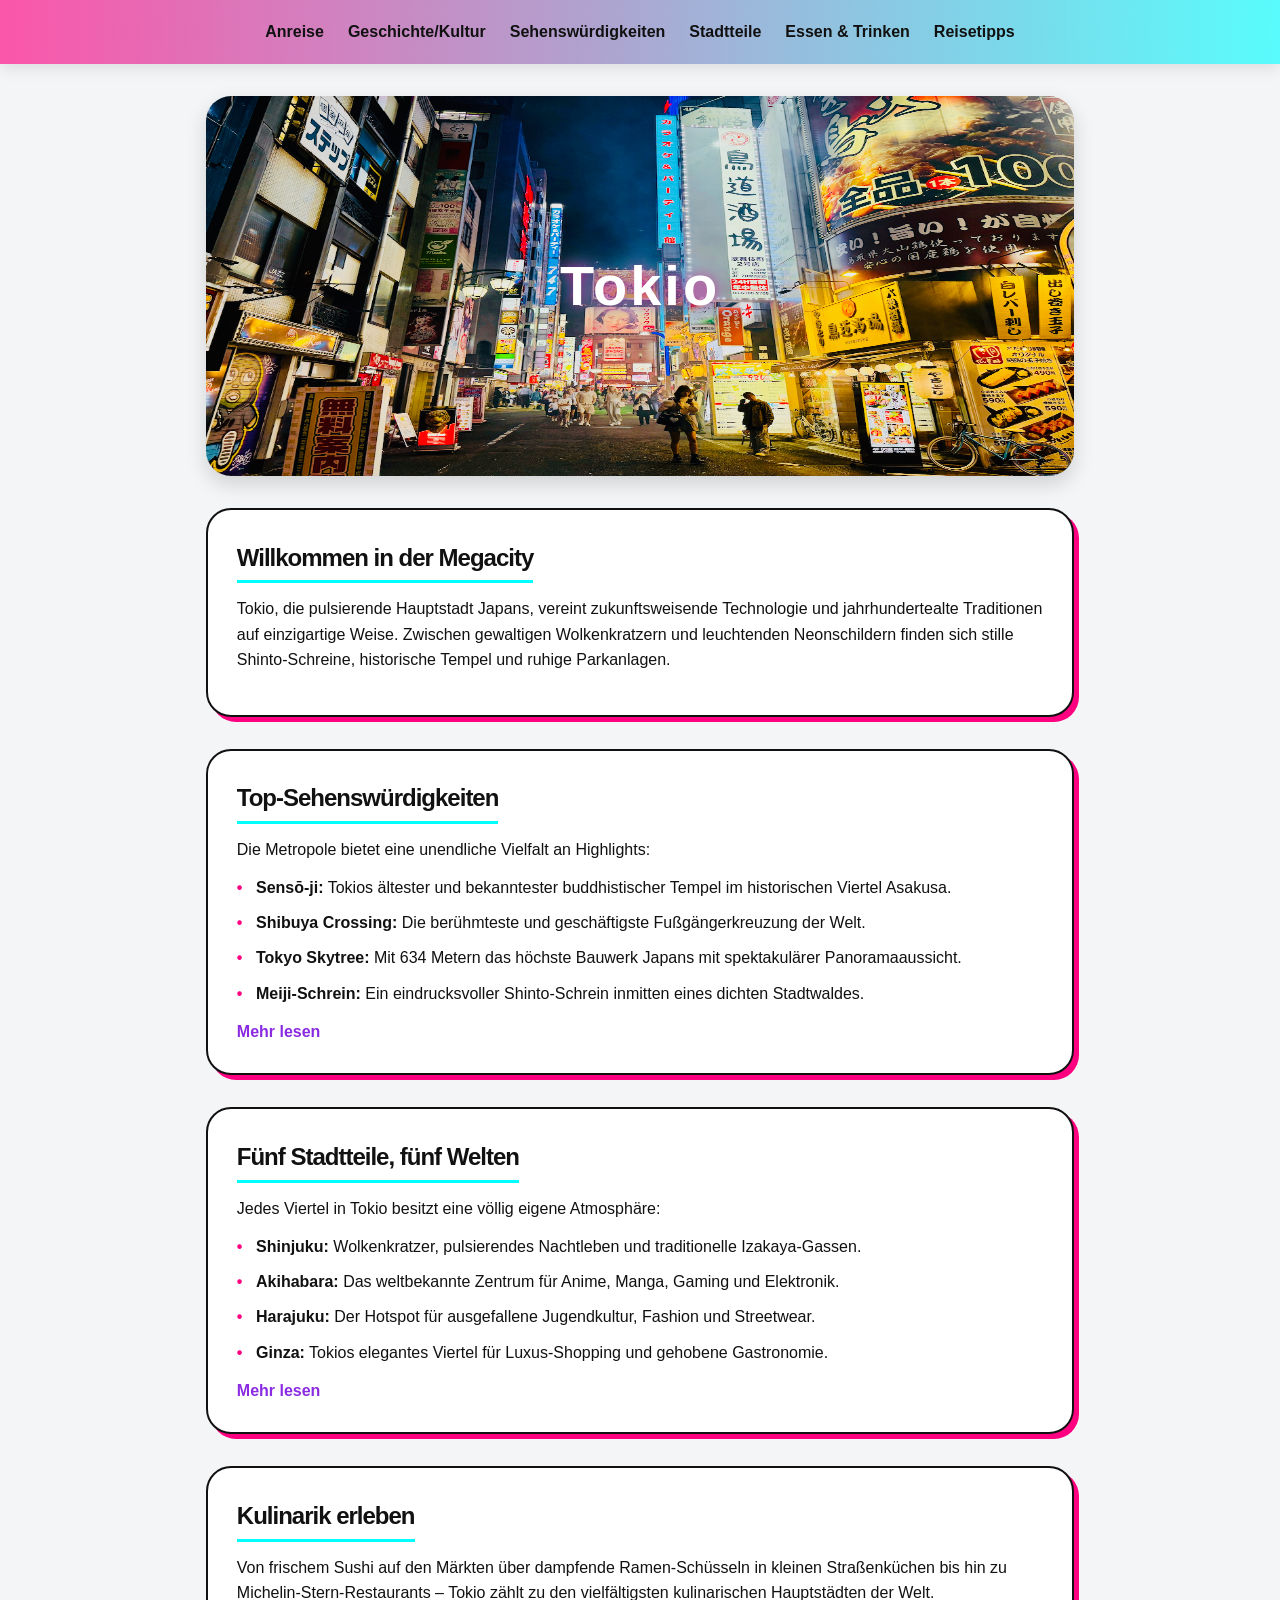
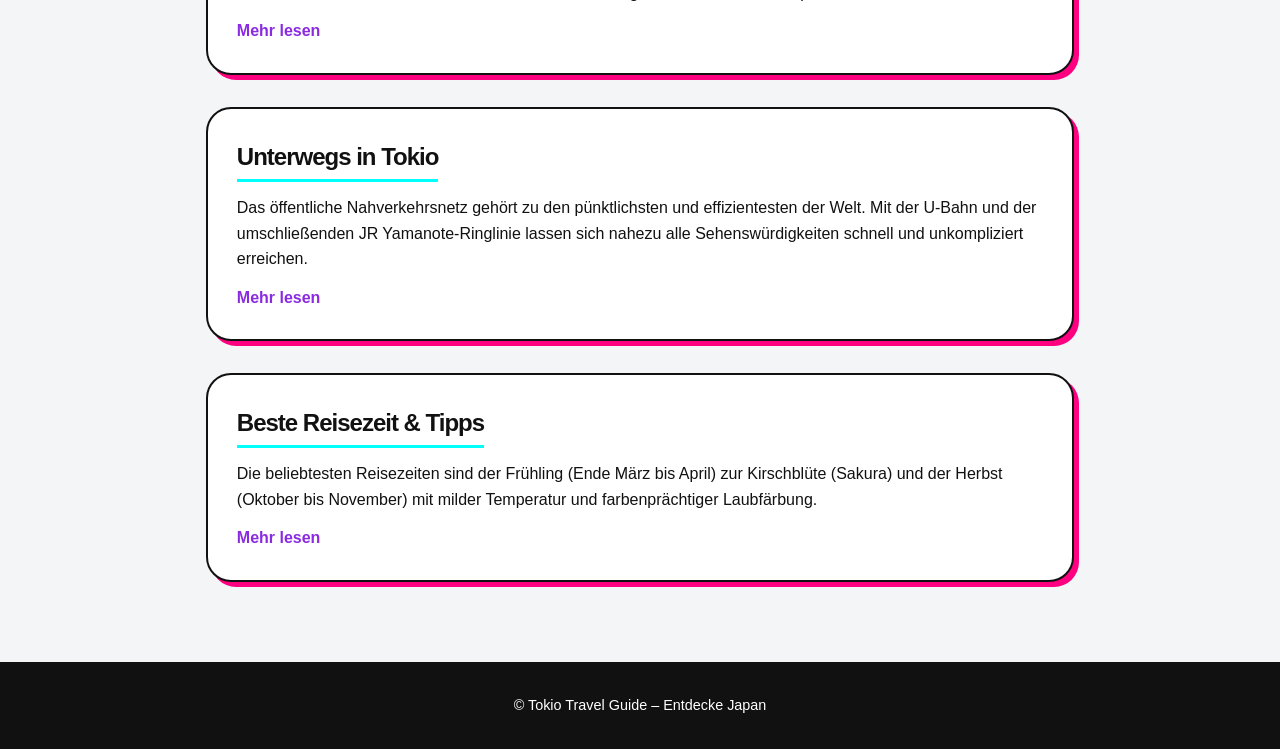
<file: index.html>
<!DOCTYPE html>
<html lang="de">
<head>
    <meta charset="UTF-8">
    <meta name="viewport" content="width=device-width, initial-scale=1.0">
    <link rel="stylesheet" href="./css/common.css">
    <link rel="stylesheet" href="./css/index.css">
    <title>Tokio Willkommen in der Megacity</title>
</head>
<body>
    <header>
        <nav class="navlist">
            <a href="#anreise" class="linkHeadernav">Anreise</a>
            <a href="#geschichte" class="linkHeadernav">Geschichte/Kultur</a>
            <a href="#sehenswuerdigkeiten" class="linkHeadernav">Sehenswürdigkeiten</a>
            <a href="#stadtteile" class="linkHeadernav">Stadtteile</a>
            <a href="#kulinarik" class="linkHeadernav">Essen & Trinken</a>
            <a href="#tipps" class="linkHeadernav">Reisetipps</a>
        </nav>
    </header>

    <main>
        <section id="secHeaderOneAndPicture">
            <h1 id="headerOneID">Tokio</h1>
            <img src="./images/Tokio-Shinjuku-bei-Nacht.jpeg" alt="Neonbeleuchtete Straßen im Stadtteil Shinjuku bei Nacht" id="tokioHeaderImage">
        </section>

        <section class="contentSec" id="geschichte">
            <h2>Willkommen in der Megacity</h2>
            <p>Tokio, die pulsierende Hauptstadt Japans, 
                vereint zukunftsweisende Technologie und jahrhundertealte Traditionen auf einzigartige Weise.
                 Zwischen gewaltigen Wolkenkratzern und leuchtenden Neonschildern finden sich stille Shinto-Schreine,
                  historische Tempel und ruhige Parkanlagen.</p>
        </section>

        <section class="contentSec" id="sehenswuerdigkeiten">
            <h2>Top-Sehenswürdigkeiten</h2>
            <p>Die Metropole bietet eine unendliche Vielfalt an Highlights:</p>
            <ul>
                <li><strong>Sensō-ji:</strong> Tokios ältester und bekanntester buddhistischer Tempel im historischen Viertel Asakusa.</li>
                <li><strong>Shibuya Crossing:</strong> Die berühmteste und geschäftigste Fußgängerkreuzung der Welt.</li>
                <li><strong>Tokyo Skytree:</strong> Mit 634 Metern das höchste Bauwerk Japans mit spektakulärer Panoramaaussicht.</li>
                <li><strong>Meiji-Schrein:</strong> Ein eindrucksvoller Shinto-Schrein inmitten eines dichten Stadtwaldes.</li>
            </ul>
            <a href="./html/sehenswuerdigkeiten.html" class="mehrlesenLink">Mehr lesen</a>

        </section>

        <section class="contentSec" id="stadtteile">
            <h2>Fünf Stadtteile, fünf Welten</h2>
            <p>Jedes Viertel in Tokio besitzt eine völlig eigene Atmosphäre:</p>
            <ul>
                <li><strong>Shinjuku:</strong> Wolkenkratzer, pulsierendes Nachtleben und traditionelle Izakaya-Gassen.</li>
                <li><strong>Akihabara:</strong> Das weltbekannte Zentrum für Anime, Manga, Gaming und Elektronik.</li>
                <li><strong>Harajuku:</strong> Der Hotspot für ausgefallene Jugendkultur, Fashion und Streetwear.</li>
                <li><strong>Ginza:</strong> Tokios elegantes Viertel für Luxus-Shopping und gehobene Gastronomie.</li>
            </ul>
            <a href="./html/stadtteile.html" class="mehrlesenLink">Mehr lesen</a>
        </section>

        <section class="contentSec" id="kulinarik">
            <h2>Kulinarik erleben</h2>
            <p>Von frischem Sushi auf den Märkten über dampfende Ramen-Schüsseln in kleinen Straßenküchen bis hin zu Michelin-Stern-Restaurants – Tokio zählt zu den vielfältigsten kulinarischen Hauptstädten der Welt.</p>
            <a href="./html/kulinarik.html" class="mehrlesenLink">Mehr lesen</a>

        </section>

        <section class="contentSec" id="anreise">
            <h2>Unterwegs in Tokio</h2>
            <p>Das öffentliche Nahverkehrsnetz gehört zu den pünktlichsten und effizientesten der Welt. Mit der U-Bahn und der umschließenden JR Yamanote-Ringlinie lassen sich nahezu alle Sehenswürdigkeiten schnell und unkompliziert erreichen.</p>
            <a href="./html/anreise.html" class="mehrlesenLink">Mehr lesen</a>
        </section>

        <section class="contentSec" id="tipps">
            <h2>Beste Reisezeit & Tipps</h2>
            <p>Die beliebtesten Reisezeiten sind der Frühling (Ende März bis April) zur Kirschblüte (Sakura) und der Herbst (Oktober bis November) mit milder Temperatur und farbenprächtiger Laubfärbung.</p>
            <a href="./html/tipps.html" class="mehrlesenLink">Mehr lesen</a>
        </section>
    </main>

    <footer>
        <p>&copy; Tokio Travel Guide – Entdecke Japan</p>
    </footer>
</body>
</html>
</file>
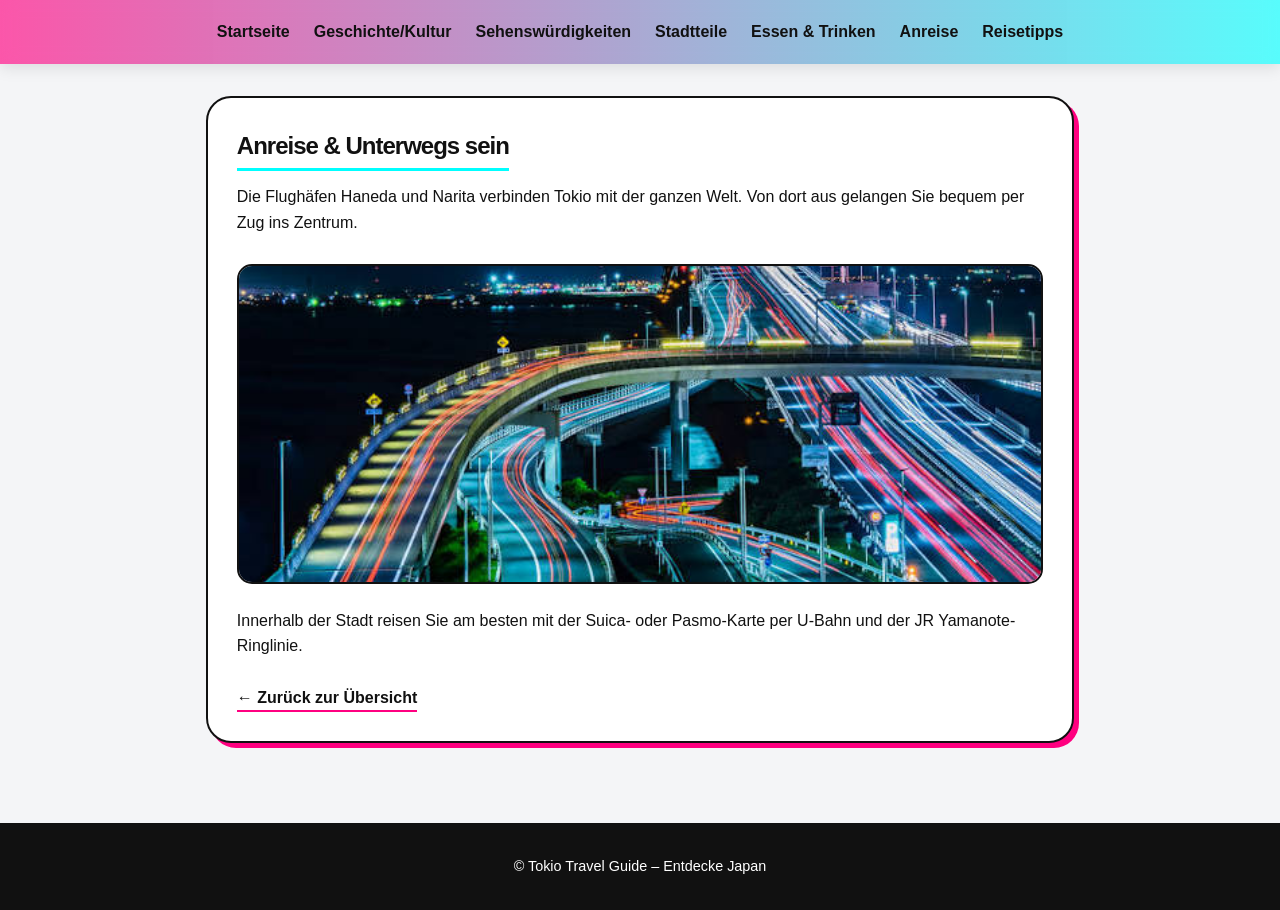
<file: html/anreise.html>
<!DOCTYPE html>
<html lang="de">
<head>
    <meta charset="UTF-8">
    <meta name="viewport" content="width=device-width, initial-scale=1.0">
    <link rel="stylesheet" href="../css/common.css">
    <title>Anreise & Nahverkehr – Tokio</title>
</head>
<body>
    <header>
        <nav class="navlist">
            <a href="../index.html" class="linkHeadernav">Startseite</a>
            <a href="./geschichte.html" class="linkHeadernav">Geschichte/Kultur</a>
            <a href="./sehenswuerdigkeiten.html" class="linkHeadernav">Sehenswürdigkeiten</a>
            <a href="./stadtteile.html" class="linkHeadernav">Stadtteile</a>
            <a href="./kulinarik.html" class="linkHeadernav">Essen & Trinken</a>
            <a href="./anreise.html" class="linkHeadernav">Anreise</a>
            <a href="./tipps.html" class="linkHeadernav">Reisetipps</a>
        </nav>
    </header>

    <main>
        <section class="contentSec">
            <h2>Anreise & Unterwegs sein</h2>
            <p>Die Flughäfen Haneda und Narita verbinden Tokio mit der ganzen Welt. Von dort aus gelangen Sie bequem per Zug ins Zentrum.</p>

            <img src="../images/verkehr.jpg" alt="Anreise und Nahverkehr" class="subpageImg">

            <p>Innerhalb der Stadt reisen Sie am besten mit der Suica- oder Pasmo-Karte per U-Bahn und der JR Yamanote-Ringlinie.</p>

            <a href="../index.html" class="backLink">&larr; Zurück zur Übersicht</a>
        </section>
    </main>

    <footer>
        <p>&copy; Tokio Travel Guide – Entdecke Japan</p>
    </footer>
</body>
</html>
</file>
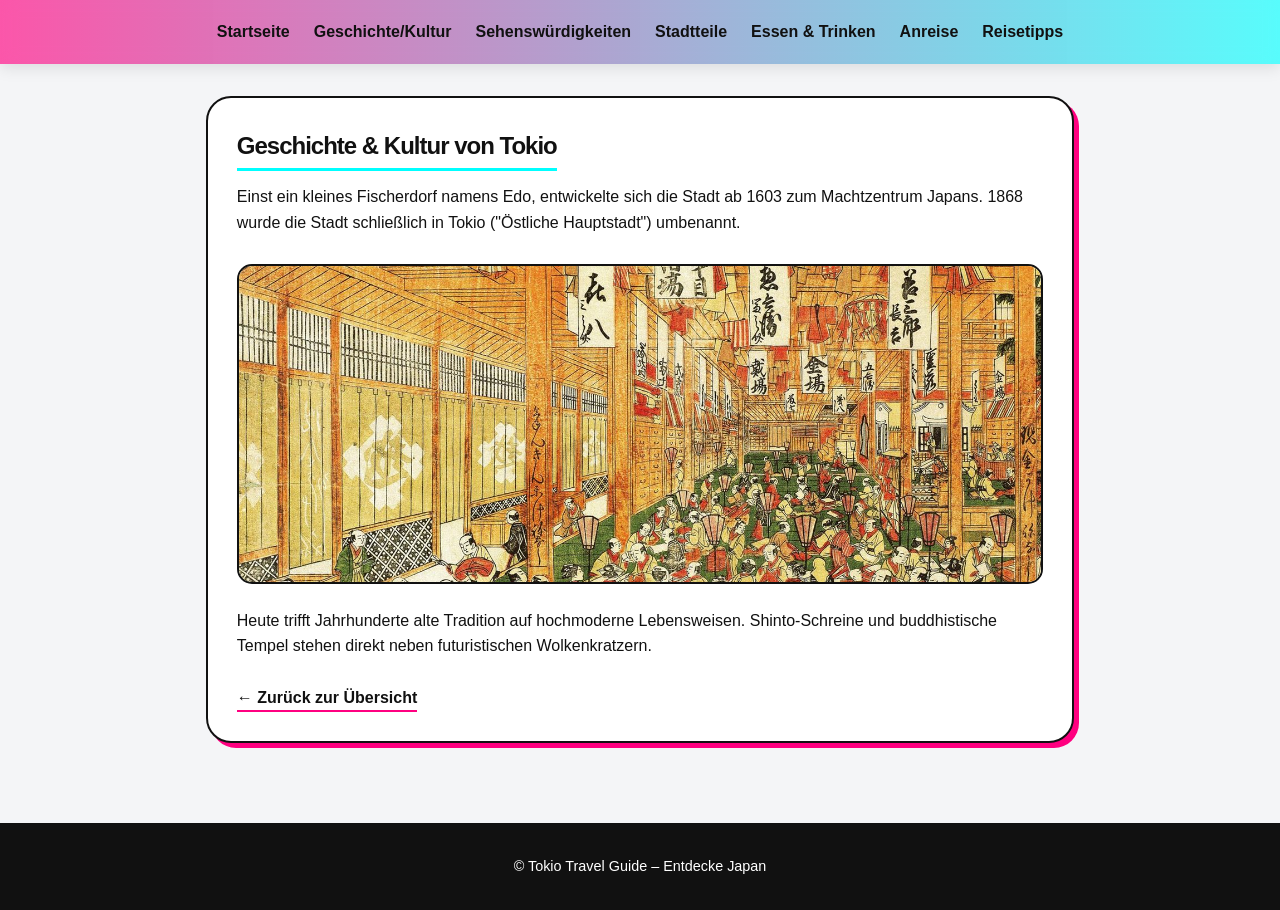
<file: html/geschichte.html>
<!DOCTYPE html>
<html lang="de">
<head>
    <meta charset="UTF-8">
    <meta name="viewport" content="width=device-width, initial-scale=1.0">
    <link rel="stylesheet" href="../css/common.css">
    <title>Geschichte & Kultur – Tokio</title>
</head>
<body>
    <header>
        <nav class="navlist">
            <a href="../index.html" class="linkHeadernav">Startseite</a>
            <a href="./geschichte.html" class="linkHeadernav">Geschichte/Kultur</a>
            <a href="./sehenswuerdigkeiten.html" class="linkHeadernav">Sehenswürdigkeiten</a>
            <a href="./stadtteile.html" class="linkHeadernav">Stadtteile</a>
            <a href="./kulinarik.html" class="linkHeadernav">Essen & Trinken</a>
            <a href="./anreise.html" class="linkHeadernav">Anreise</a>
            <a href="./tipps.html" class="linkHeadernav">Reisetipps</a>
        </nav>
    </header>

    <main>
        <section class="contentSec">
            <h2>Geschichte & Kultur von Tokio</h2>
            <p>Einst ein kleines Fischerdorf namens Edo, entwickelte sich die Stadt ab 1603 zum Machtzentrum Japans. 1868 wurde die Stadt schließlich in Tokio ("Östliche Hauptstadt") umbenannt.</p>

            <img src="../images/geschichte.jpg" alt="Geschichte von Tokio" class="subpageImg">

            <p>Heute trifft Jahrhunderte alte Tradition auf hochmoderne Lebensweisen. Shinto-Schreine und buddhistische Tempel stehen direkt neben futuristischen Wolkenkratzern.</p>

            <a href="../index.html" class="backLink">&larr; Zurück zur Übersicht</a>
        </section>
    </main>

    <footer>
        <p>&copy; Tokio Travel Guide – Entdecke Japan</p>
    </footer>
</body>
</html>
</file>
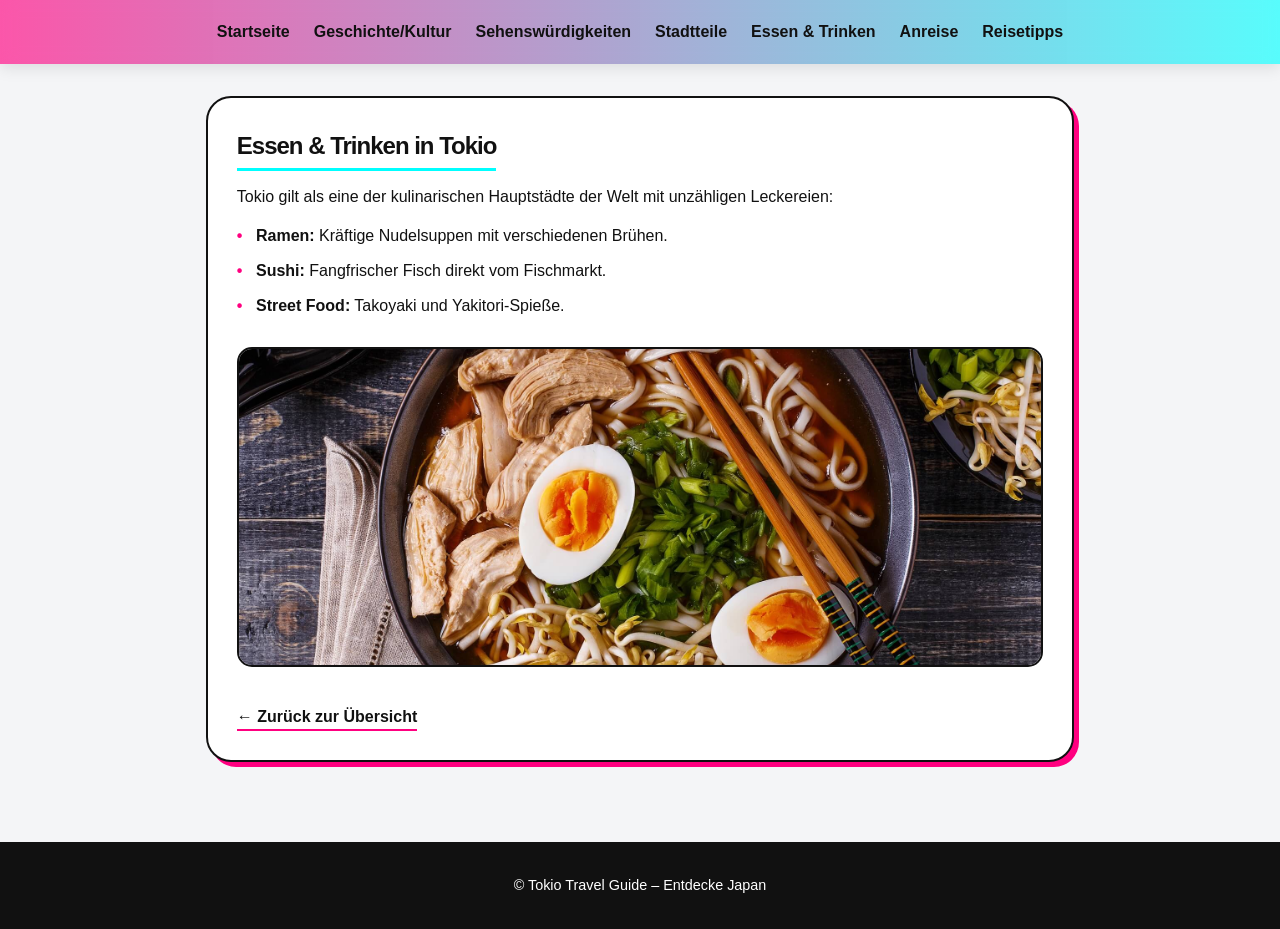
<file: html/kulinarik.html>
<!DOCTYPE html>
<html lang="de">
<head>
    <meta charset="UTF-8">
    <meta name="viewport" content="width=device-width, initial-scale=1.0">
    <link rel="stylesheet" href="../css/common.css">
    <title>Essen & Trinken – Tokio</title>
</head>
<body>
    <header>
        <nav class="navlist">
            <a href="../index.html" class="linkHeadernav">Startseite</a>
            <a href="./geschichte.html" class="linkHeadernav">Geschichte/Kultur</a>
            <a href="./sehenswuerdigkeiten.html" class="linkHeadernav">Sehenswürdigkeiten</a>
            <a href="./stadtteile.html" class="linkHeadernav">Stadtteile</a>
            <a href="./kulinarik.html" class="linkHeadernav">Essen & Trinken</a>
            <a href="./anreise.html" class="linkHeadernav">Anreise</a>
            <a href="./tipps.html" class="linkHeadernav">Reisetipps</a>
        </nav>
    </header>

    <main>
        <section class="contentSec">
            <h2>Essen & Trinken in Tokio</h2>
            <p>Tokio gilt als eine der kulinarischen Hauptstädte der Welt mit unzähligen Leckereien:</p>

            <ul>
                <li><strong>Ramen:</strong> Kräftige Nudelsuppen mit verschiedenen Brühen.</li>
                <li><strong>Sushi:</strong> Fangfrischer Fisch direkt vom Fischmarkt.</li>
                <li><strong>Street Food:</strong> Takoyaki und Yakitori-Spieße.</li>
            </ul>

            <img src="../images/Japanisches-Ramen-iStock-511792878.jpg" alt="Essen in Tokio" class="subpageImg">

            <a href="../index.html" class="backLink">&larr; Zurück zur Übersicht</a>
        </section>
    </main>

    <footer>
        <p>&copy; Tokio Travel Guide – Entdecke Japan</p>
    </footer>
</body>
</html>
</file>
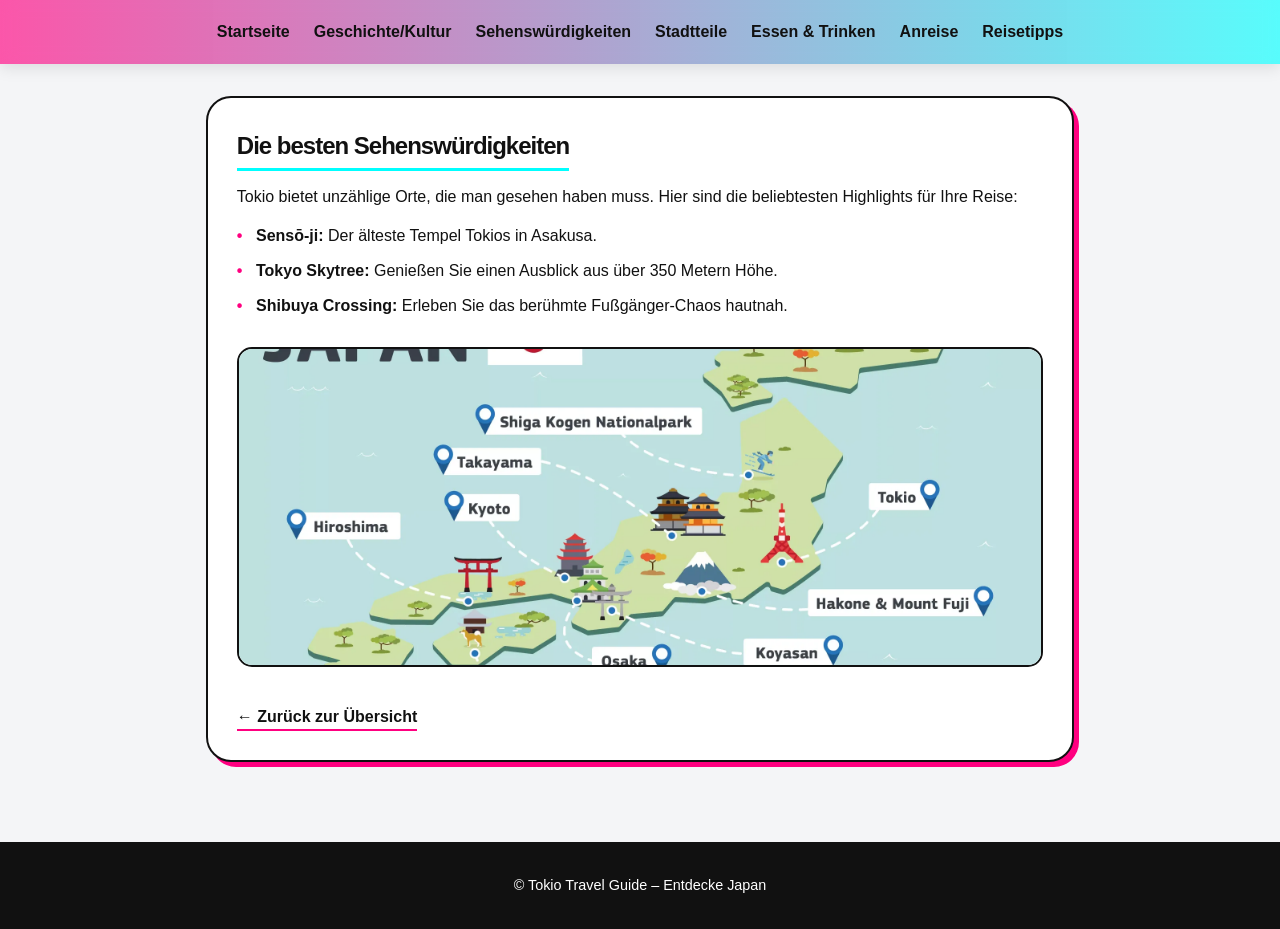
<file: html/sehenswuerdigkeiten.html>
<!DOCTYPE html>
<html lang="de">
<head>
    <meta charset="UTF-8">
    <meta name="viewport" content="width=device-width, initial-scale=1.0">
    <link rel="stylesheet" href="../css/common.css">
    <title>Sehenswürdigkeiten – Tokio</title>
</head>
<body>
    <header>
        <nav class="navlist">
            <a href="../index.html" class="linkHeadernav">Startseite</a>
            <a href="./geschichte.html" class="linkHeadernav">Geschichte/Kultur</a>
            <a href="./sehenswuerdigkeiten.html" class="linkHeadernav">Sehenswürdigkeiten</a>
            <a href="./stadtteile.html" class="linkHeadernav">Stadtteile</a>
            <a href="./kulinarik.html" class="linkHeadernav">Essen & Trinken</a>
            <a href="./anreise.html" class="linkHeadernav">Anreise</a>
            <a href="./tipps.html" class="linkHeadernav">Reisetipps</a>
        </nav>
    </header>

    <main>
        <section class="contentSec">
            <h2>Die besten Sehenswürdigkeiten</h2>
            <p>Tokio bietet unzählige Orte, die man gesehen haben muss. Hier sind die beliebtesten Highlights für Ihre Reise:</p>

            <ul>
                <li><strong>Sensō-ji:</strong> Der älteste Tempel Tokios in Asakusa.</li>
                <li><strong>Tokyo Skytree:</strong> Genießen Sie einen Ausblick aus über 350 Metern Höhe.</li>
                <li><strong>Shibuya Crossing:</strong> Erleben Sie das berühmte Fußgänger-Chaos hautnah.</li>
            </ul>

            <img src="../images/japan-sehenswuerdigkeiten.webp" alt="Sehenswürdigkeiten in Tokio" class="subpageImg">

            <a href="../index.html" class="backLink">&larr; Zurück zur Übersicht</a>
        </section>
    </main>

    <footer>
        <p>&copy; Tokio Travel Guide – Entdecke Japan</p>
    </footer>
</body>
</html>
</file>
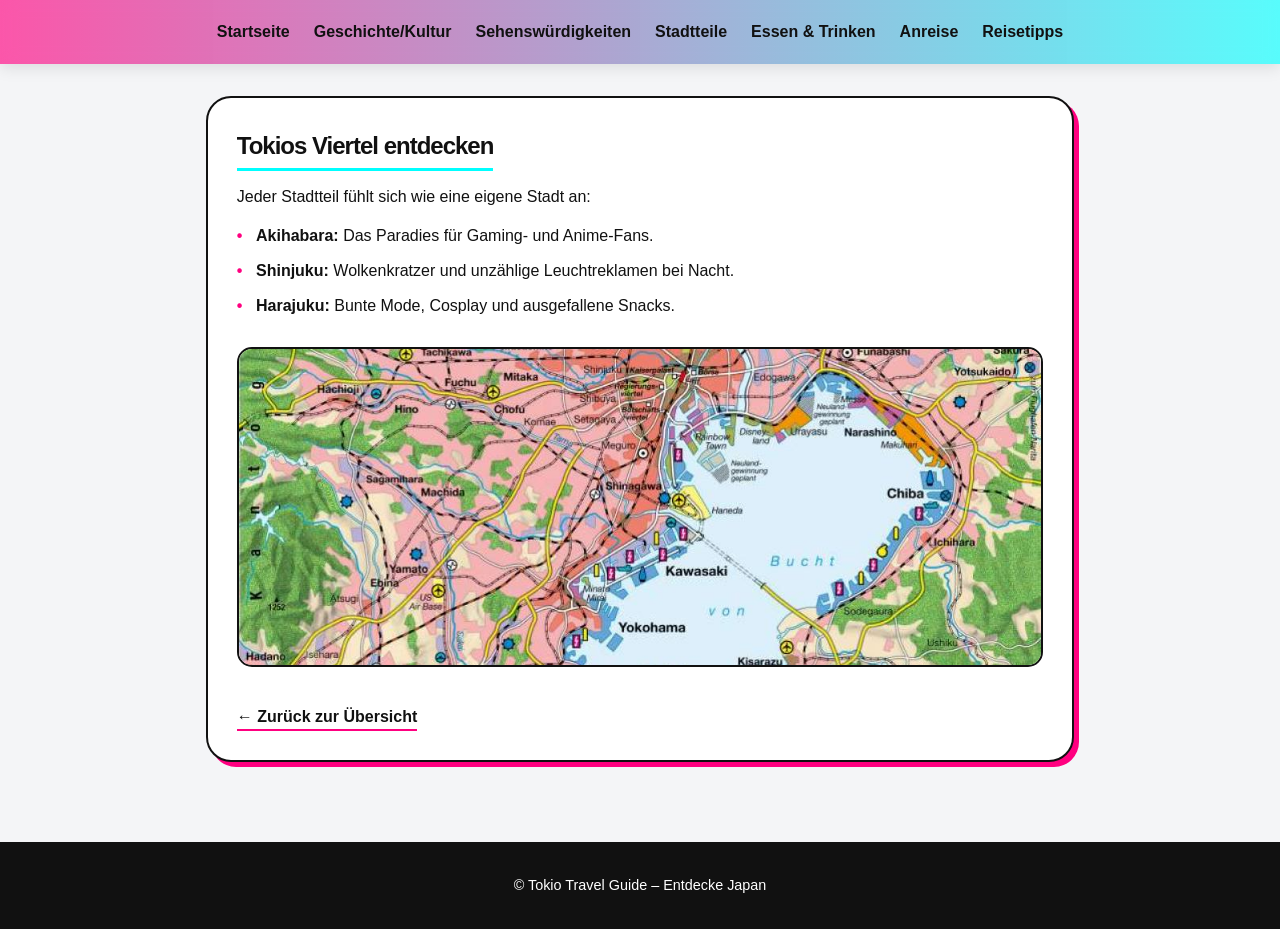
<file: html/stadtteile.html>
<!DOCTYPE html>
<html lang="de">
<head>
    <meta charset="UTF-8">
    <meta name="viewport" content="width=device-width, initial-scale=1.0">
    <link rel="stylesheet" href="../css/common.css">
    <title>Stadtteile – Tokio</title>
</head>
<body>
    <header>
        <nav class="navlist">
            <a href="../index.html" class="linkHeadernav">Startseite</a>
            <a href="./geschichte.html" class="linkHeadernav">Geschichte/Kultur</a>
            <a href="./sehenswuerdigkeiten.html" class="linkHeadernav">Sehenswürdigkeiten</a>
            <a href="./stadtteile.html" class="linkHeadernav">Stadtteile</a>
            <a href="./kulinarik.html" class="linkHeadernav">Essen & Trinken</a>
            <a href="./anreise.html" class="linkHeadernav">Anreise</a>
            <a href="./tipps.html" class="linkHeadernav">Reisetipps</a>
        </nav>
    </header>

    <main>
        <section class="contentSec">
            <h2>Tokios Viertel entdecken</h2>
            <p>Jeder Stadtteil fühlt sich wie eine eigene Stadt an:</p>

            <ul>
                <li><strong>Akihabara:</strong> Das Paradies für Gaming- und Anime-Fans.</li>
                <li><strong>Shinjuku:</strong> Wolkenkratzer und unzählige Leuchtreklamen bei Nacht.</li>
                <li><strong>Harajuku:</strong> Bunte Mode, Cosplay und ausgefallene Snacks.</li>
            </ul>

            <img src="../images/stadtteile.jpg" alt="Stadtteile in Tokio" class="subpageImg">

            <a href="../index.html" class="backLink">&larr; Zurück zur Übersicht</a>
        </section>
    </main>

    <footer>
        <p>&copy; Tokio Travel Guide – Entdecke Japan</p>
    </footer>
</body>
</html>
</file>
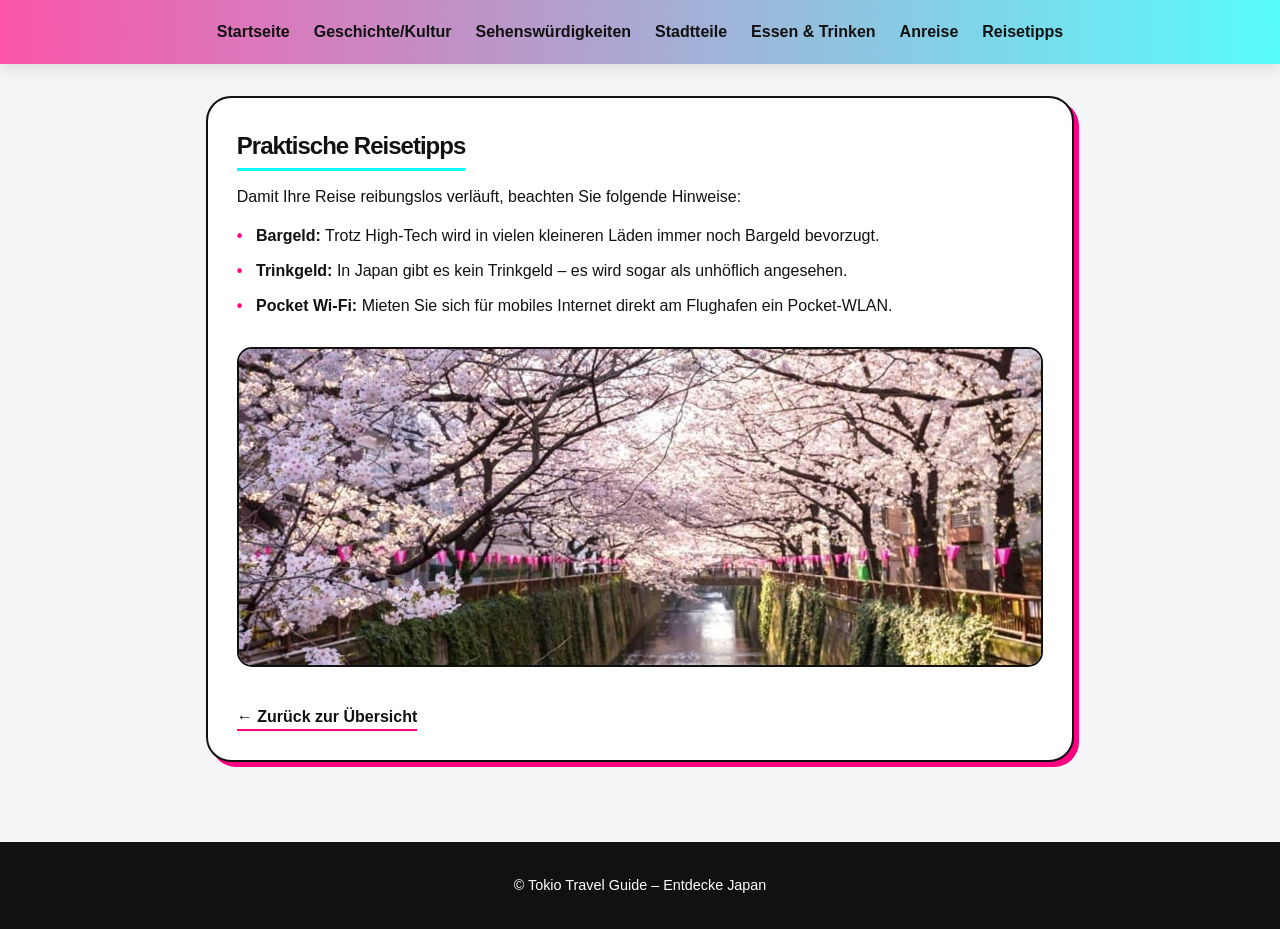
<file: html/tipps.html>
<!DOCTYPE html>
<html lang="de">
<head>
    <meta charset="UTF-8">
    <meta name="viewport" content="width=device-width, initial-scale=1.0">
    <link rel="stylesheet" href="../css/common.css">
    <title>Reisetipps – Tokio</title>
</head>
<body>
    <header>
        <nav class="navlist">
            <a href="../index.html" class="linkHeadernav">Startseite</a>
            <a href="./geschichte.html" class="linkHeadernav">Geschichte/Kultur</a>
            <a href="./sehenswuerdigkeiten.html" class="linkHeadernav">Sehenswürdigkeiten</a>
            <a href="./stadtteile.html" class="linkHeadernav">Stadtteile</a>
            <a href="./kulinarik.html" class="linkHeadernav">Essen & Trinken</a>
            <a href="./anreise.html" class="linkHeadernav">Anreise</a>
            <a href="./tipps.html" class="linkHeadernav">Reisetipps</a>
        </nav>
    </header>

    <main>
        <section class="contentSec">
            <h2>Praktische Reisetipps</h2>
            <p>Damit Ihre Reise reibungslos verläuft, beachten Sie folgende Hinweise:</p>

            <ul>
                <li><strong>Bargeld:</strong> Trotz High-Tech wird in vielen kleineren Läden immer noch Bargeld bevorzugt.</li>
                <li><strong>Trinkgeld:</strong> In Japan gibt es kein Trinkgeld – es wird sogar als unhöflich angesehen.</li>
                <li><strong>Pocket Wi-Fi:</strong> Mieten Sie sich für mobiles Internet direkt am Flughafen ein Pocket-WLAN.</li>
            </ul>

            <img src="../images/schönTokio.jpg" alt="Reisetipps Tokio" class="subpageImg">

            <a href="../index.html" class="backLink">&larr; Zurück zur Übersicht</a>
        </section>
    </main>

    <footer>
        <p>&copy; Tokio Travel Guide – Entdecke Japan</p>
    </footer>
</body>
</html>
</file>
<file: css/common.css>
*{
    margin:0;
    padding:0;
    box-sizing:border-box;
}

@import url('https://fonts.googleapis.com/css2?family=Plus+Jakarta+Sans:wght@400;600;700&family=Space+Grotesk:wght@700&display=swap');

:root{
    --colorMain:#111111;
    --colorLink:#ffffff;
    --backgroundNav:linear-gradient(to right, #ff0080a6, #00ffffa3);
    --colorLightPink:#ff0080;
    --colorLightNeon:#00ffff;
    --bgLight:#f4f5f7;
}

body{
    font-family:'Plus Jakarta Sans', sans-serif;
    background-color:var(--bgLight);
    color:var(--colorMain);
    line-height:1.6;
}

h1,h2,h3{
    font-family:'Space Grotesk', sans-serif;
    letter-spacing:-1px;
}

header{
    width:100%;
    position:sticky;
    top:0;
    z-index:100;
}

.navlist{
    display:flex;
    flex-direction:row;
    justify-content:center;
    align-items:center;
    flex-wrap:wrap;
    gap:1.5rem;
    padding:1.2rem 1rem;
    background:var(--backgroundNav);
    backdrop-filter:blur(8px);
    box-shadow:0 4px 15px rgba(0,0,0,0.1);
}

.linkHeadernav{
    text-decoration:none;
    color:var(--colorMain);
    font-weight:600;
    transition:all 0.2s ease;
}

.linkHeadernav:hover{
    color:var(--colorLightPink);
}

.linkHeadernav:active{
    color:var(--colorLightNeon);
    transform:scale(1.05);
}

main{
    display:flex;
    flex-direction:column;
    align-items:center;
    gap:2rem;
    padding:2rem 1rem;
    max-width:900px;
    margin:0 auto;
}

.contentSec{
    width:100%;
    background-color:#ffffff;
    border:2px solid var(--colorMain);
    border-radius:25px;
    padding:1.8rem;
    box-shadow:5px 5px 0px var(--colorLightPink);
    transition:transform 0.2s ease, box-shadow 0.2s ease;
}

.contentSec:hover{
    transform:translateY(-3px);
    box-shadow:7px 7px 0px var(--colorLightNeon);
}

.contentSec h2{
    margin-bottom:0.8rem;
    color:var(--colorMain);
    border-bottom:3px solid var(--colorLightNeon);
    display:inline-block;
    padding-bottom:0.2rem;
}

.contentSec p{
    margin-bottom:0.8rem;
}

.contentSec ul{
    list-style:none;
    padding-left:0;
    margin-bottom:0.8rem;
}

.contentSec li{
    margin-bottom:0.6rem;
    padding-left:1.2rem;
    position:relative;
}

.contentSec li::before{
    content:"•";
    position:absolute;
    left:0;
    color:var(--colorLightPink);
    font-weight:bold;
}

/* Bild auf den Unterseiten */
.subpageImg{
    width:100%;
    height:320px;
    object-fit:cover;
    border-radius:15px;
    margin:1rem 0;
    border:2px solid var(--colorMain);
}

/* Links auf allen Seiten */
.readMoreLink,.backLink{
    display:inline-block;
    margin-top:0.8rem;
    color:var(--colorMain);
    font-weight:700;
    text-decoration:none;
    border-bottom:2px solid var(--colorLightPink);
    transition:all 0.2s ease;
}

.readMoreLink:hover,.backLink:hover{
    color:var(--colorLightPink);
    border-bottom-color:var(--colorLightNeon);
}

footer{
    background:var(--colorMain);
    color:#ffffff;
    text-align:center;
    padding:2rem 1rem;
    margin-top:3rem;
    font-size:0.9rem;
}
</file>
<file: css/index.css>
main{
    display: flex;
    flex-direction: column;
    align-items: center;
    gap: 2rem;
    padding: 2rem 1rem;
    max-width: 900px;
    margin: 0 auto;
}

#secHeaderOneAndPicture{
    position: relative;
    width: 100%;
    border-radius: 25px;
    overflow: hidden;
    box-shadow: 0 8px 20px rgba(0, 0, 0, 0.15);
}

#tokioHeaderImage{
    width: 100%;
    height: 380px;
    display: block;
}

#headerOneID{
    position: absolute;
    top: 50%;
    left: 50%;
    transform: translate(-50%, -50%);
    color: #ffffff;
    font-size: 3.5rem;
    letter-spacing: 3px;
    text-shadow: 0 0 15px var(--colorLightPink), 0 0 25px var(--colorLightNeon);
    margin: 0;
    text-align: center;
}

.contentSec{
    width: 100%;
    background-color: #ffffff;
    border: 2px solid var(--colorMain);
    border-radius: 25px;
    padding: 1.8rem;
    box-shadow: 5px 5px 0px var(--colorLightPink);
    transition: transform 0.2s ease, box-shadow 0.2s ease;
}

.contentSec:hover{
    transform: translateY(-3px);
    box-shadow: 7px 7px 0px var(--colorLightNeon);
}

.contentSec h2{
    margin-bottom: 0.8rem;
    color: var(--colorMain);
    border-bottom: 3px solid var(--colorLightNeon);
    padding-bottom: 0.2rem;
}

.contentSec p{
    margin-bottom: 0.8rem;
}

.contentSec ul{
    list-style: none;
    padding-left: 0;
}

.contentSec li{
    margin-bottom: 0.6rem;
    padding-left: 1.2rem;
    position: relative;
}

.contentSec li::before{
    position: absolute;
    left: 0;
    color: var(--colorLightPink);
    font-weight: bold;
}

.mehrlesenLink{
    text-decoration: none;
    color: blueviolet;
    font-weight: 600;
}
.mehrlesenLink:hover{
    text-decoration: underline;
}
</file>
